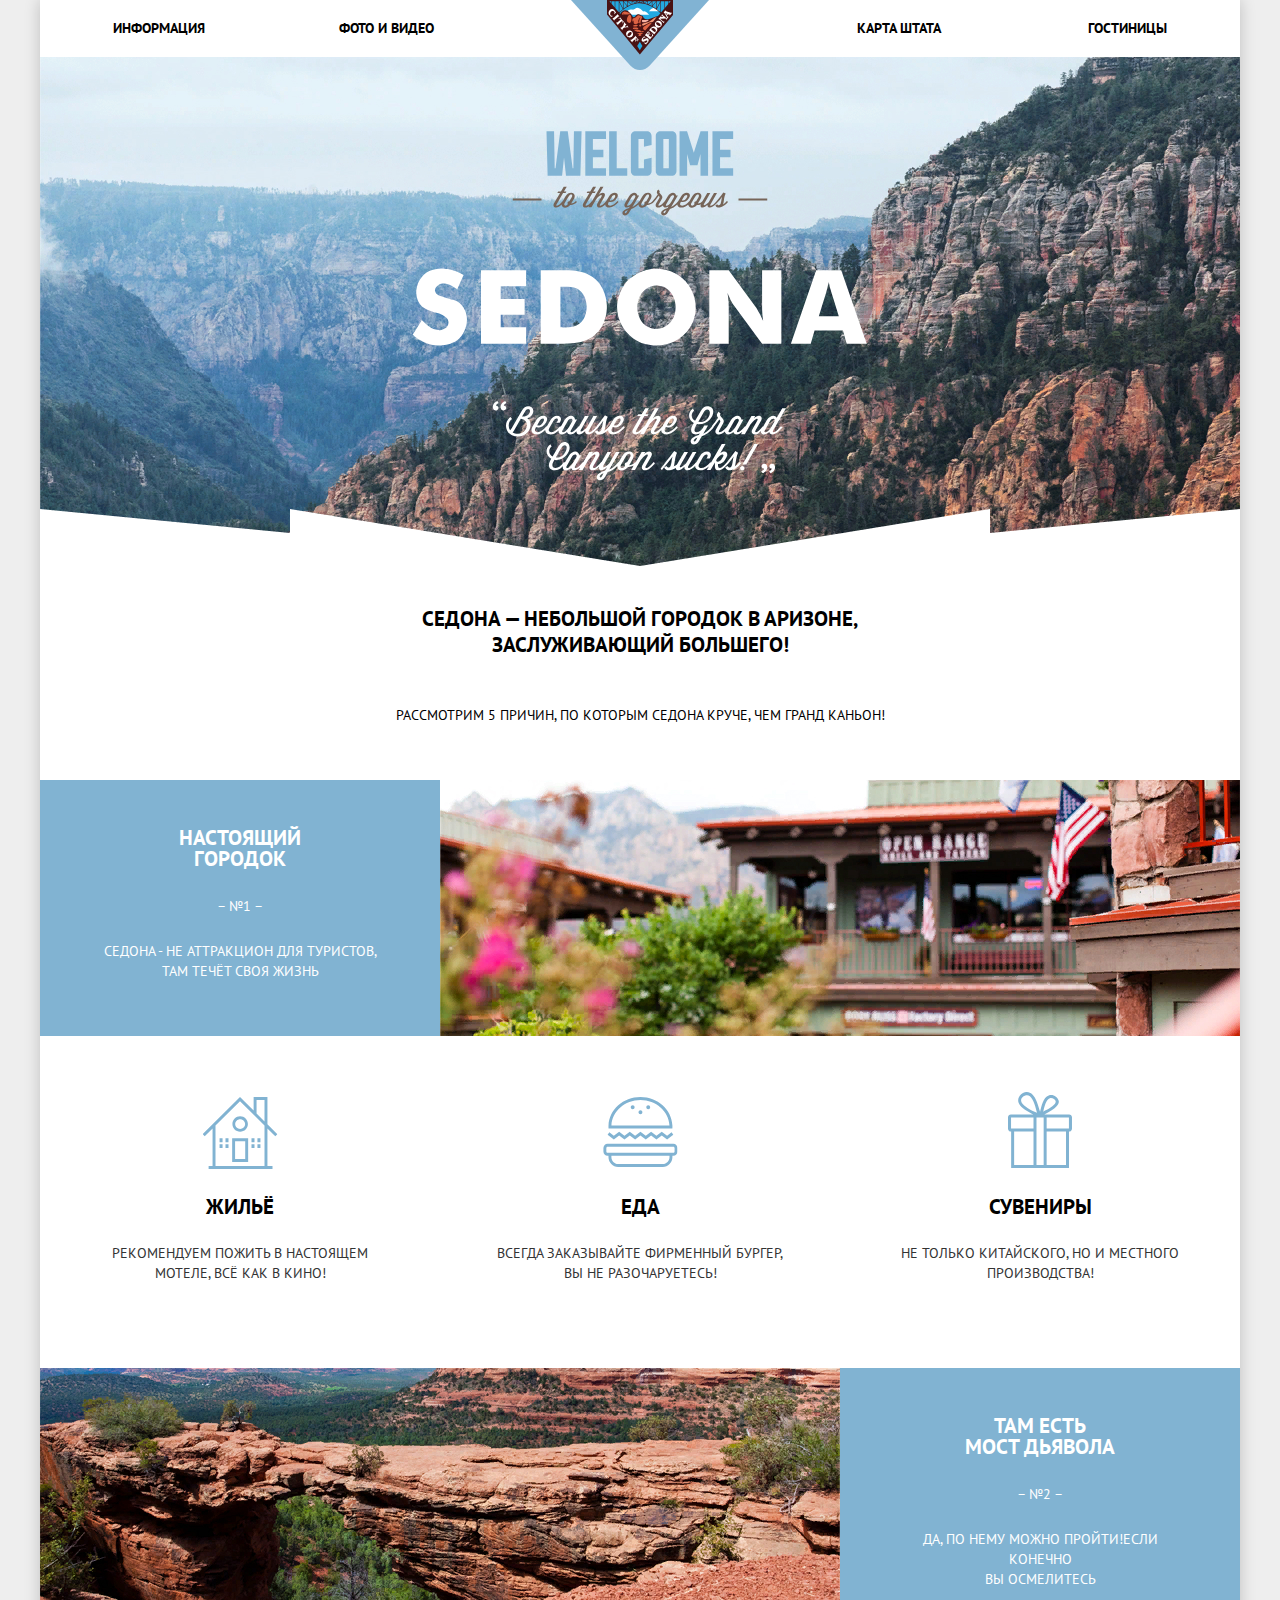
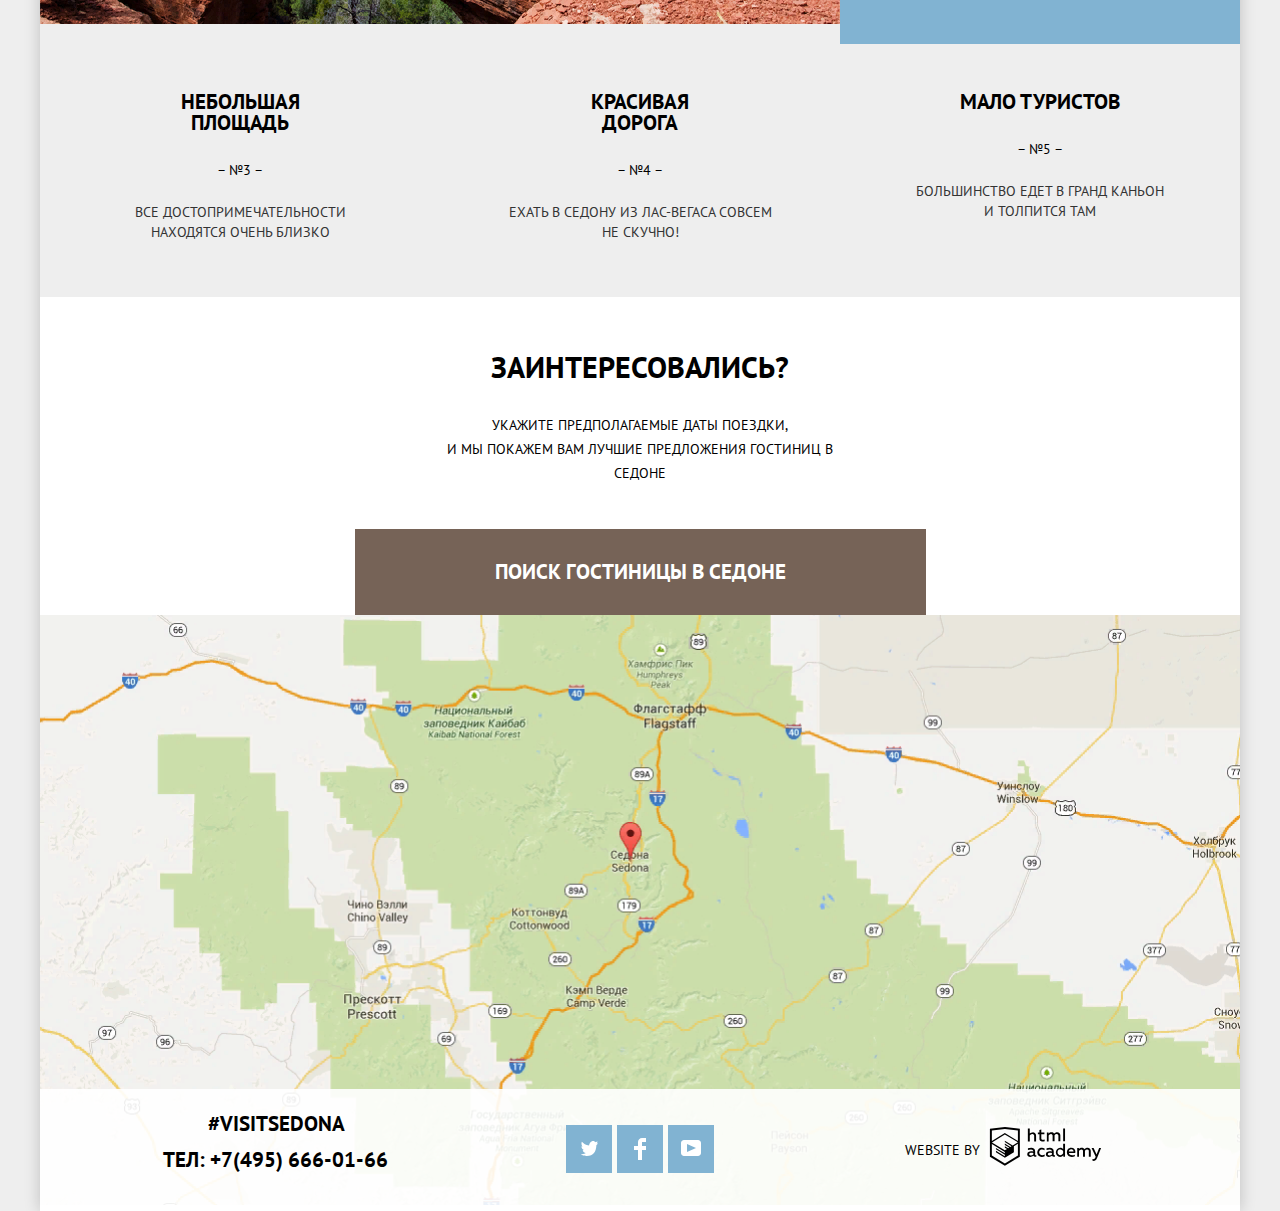
<file: index.html>
<!DOCTYPE html>
<html class="page" lang="ru">

<head>
  <meta charset="utf-8">
  <title>Седона</title>
  <link href="https://fonts.googleapis.com/css?family=PT+Sans:regular,italic,700,700italic" rel="stylesheet" />
  <link rel="stylesheet" href="css/normalize.css">
  <link rel="stylesheet" href="css/style.min.css">
</head>

<body class="page-body">
  <div class="container">
    <header class="main-header">
      <nav class="main-nav">
        <a class="logo"><img src="img/logo-sedona.svg" width="138" height="70" alt="Логотип сайта"></a>
        <ul class="main-nav-list">
          <li class="main-nav-item"><a href="">Информация</a></li>
          <li class="main-nav-item"><a href="">Фото и видео</a></li>
          <li class="main-nav-item"><a href="">Карта штата</a></li>
          <li class="main-nav-item"><a href="catalog.html">Гостиницы</a></li>
        </ul>
      </nav>
    </header>
    <main>
      <div class="intro">
        <img src="img/welcome.svg" width="456" height="350" alt="Welcome to Sedona">
      </div>
      <section class="features">
        <h1 class="features-title">Седона — небольшой городок в Аризоне,<br> заслуживающий большего!</h1>
        <p class="features-text">Рассмотрим 5 причин, по которым Седона круче, чем Гранд Каньон!</p>
        <h2 class="visually-hidden">Преимущества</h2>
        <ol class="features-list">
          <li class="features-item features-item-pic">
            <div class="features-item-wrapper">
              <h2 class="features-item-title counter">Настоящий городок</h2>
              <p>Седона - не аттракцион для туристов, там течёт своя жизнь</p>
            </div>
            <img class="features-pic" src="img/town.jpg" width="800" height="256" alt="Вид города Седона">
            <ul class="features-sublist">
              <li class="features-item features-item-house">
                <h3 class="features-item-title">Жильё</h3>
                <p>Рекомендуем пожить в настоящем мотеле, всё как в кино!</p>
              </li>
              <li class="features-item features-item-food">
                <h3 class="features-item-title">Еда</h3>
                <p>Всегда заказывайте фирменный бургер, вы не разочаруетесь!</p>
              </li>
              <li class="features-item features-item-souvenir">
                <h3 class="features-item-title">Сувениры</h3>
                <p>Не только китайского, но и местного производства!</p>
              </li>
            </ul>
          </li>
          <li class="features-item features-item-pic">
            <div class="features-item-wrapper">
              <h2 class="features-item-title counter">Там есть<br> Мост дьявола</h2>
              <p>Да, по нему можно пройти!Если конечно<br>вы осмелитесь</p>
            </div>
            <img class="features-pic" src="img/bridge.jpg" width="800" height="256" alt="Мост дьявола">
          </li>
          <li class="features-item">
            <h2 class="features-item-title counter">Небольшая площадь</h2>
            <p>Все достопримечательности<br>находятся очень близко</p>
          </li>
          <li class="features-item">
            <h2 class="features-item-title counter">Красивая дорога</h2>
            <p>Ехать в Седону из Лас-Вегаса совсем<br>не скучно!</p>
          </li>
          <li class="features-item">
            <h2 class="features-item-title counter">Мало туристов</h2>
            <p>Большинство едет в гранд каньон<br>и толпится там </p>
          </li>
        </ol>
      </section>
      <section class="search-form">
        <b class="form-headliner">Заинтересовались?</b>
        <p class="form-text">Укажите предполагаемые даты поездки,<br>
          и мы покажем вам лучшие предложения гостиниц в седоне
        </p>
        <button class="btn dark-button">Поиск гостиницы в Седоне</button>
        <form class="search-form-modal modal-show" action="https://echo.htmlacademy.ru" method="post">
          <p class="search-item">
            <label for="search-date-on">Дата заезда:</label>
            <input class="modal-input" id="search-date-on" type="text" value="24 апреля 2017">
            <button class="btn-calendar" type="button" aria-label="Выбрать дату заезда">
              <svg width="21" height="23" viewBox="0 0 21 23" xmlns="http://www.w3.org/2000/svg">
                <path fill-rule="evenodd" clip-rule="evenodd"
                  d="M16.406 3.02498H19.251C20.217 3.02498 21 3.84698 21 4.86198V21.164C21 22.179 20.217 23 19.251 23H1.75C0.784 23 0 22.179 0 21.164V4.86198C0 3.84698 0.784 3.02498 1.75 3.02498H4.593V1.64798C4.593 1.26698 4.887 0.958984 5.25 0.958984C5.612 0.958984 5.906 1.26698 5.906 1.64798V3.02498H9.844V1.64798C9.844 1.26698 10.138 0.958984 10.501 0.958984C10.862 0.958984 11.156 1.26698 11.156 1.64798V3.02498H15.094V1.64798C15.094 1.26698 15.387 0.958984 15.75 0.958984C16.112 0.958984 16.406 1.26698 16.406 1.64798V3.02498ZM19.5646 21.484C19.6466 21.3979 19.691 21.2828 19.688 21.164H19.689V4.86198C19.689 4.60898 19.493 4.40298 19.252 4.40298H16.407V5.78098C16.407 6.16198 16.113 6.46998 15.751 6.46998C15.388 6.46998 15.095 6.16198 15.095 5.78098V4.40298H11.157V5.78098C11.157 6.16198 10.863 6.46998 10.502 6.46998C10.139 6.46998 9.845 6.16198 9.845 5.78098V4.40298H5.907V5.78098C5.907 6.16198 5.613 6.46998 5.251 6.46998C4.888 6.46998 4.594 6.16198 4.594 5.78098V4.40298H1.75C1.50263 4.40953 1.30696 4.61458 1.312 4.86198V21.164C1.30696 21.4114 1.50263 21.6164 1.75 21.623H19.251C19.3698 21.6201 19.4826 21.5701 19.5646 21.484Z" />
                <path fill-rule="evenodd" clip-rule="evenodd"
                  d="M4.59399 9.2251H7.21899V11.2911H4.59399V9.2251ZM4.59399 12.6681H7.21899V14.7351H4.59399V12.6681ZM7.21899 16.1121H4.59399V18.1781H7.21899V16.1121ZM9.18799 16.1121H11.813V18.1781H9.18799V16.1121ZM11.813 12.6681H9.18799V14.7351H11.813V12.6681ZM9.18799 9.2251H11.813V11.2911H9.18799V9.2251ZM16.406 16.1121H13.781V18.1781H16.406V16.1121ZM13.781 12.6681H16.406V14.7351H13.781V12.6681ZM16.406 9.2251H13.781V11.2911H16.406V9.2251Z" />
              </svg>
            </button>
          </p>
          <p class="search-item">
            <label for="search-date-off">Дата выезда:</label>
            <input class="modal-input" id="search-date-off" type="text" value="4 июля 2017">
            <button class="btn-calendar" type="button" aria-label="Выбрать дату выезда">
              <svg width="21" height="23" viewBox="0 0 21 23" xmlns="http://www.w3.org/2000/svg">
                <path fill-rule="evenodd" clip-rule="evenodd"
                  d="M16.406 3.02498H19.251C20.217 3.02498 21 3.84698 21 4.86198V21.164C21 22.179 20.217 23 19.251 23H1.75C0.784 23 0 22.179 0 21.164V4.86198C0 3.84698 0.784 3.02498 1.75 3.02498H4.593V1.64798C4.593 1.26698 4.887 0.958984 5.25 0.958984C5.612 0.958984 5.906 1.26698 5.906 1.64798V3.02498H9.844V1.64798C9.844 1.26698 10.138 0.958984 10.501 0.958984C10.862 0.958984 11.156 1.26698 11.156 1.64798V3.02498H15.094V1.64798C15.094 1.26698 15.387 0.958984 15.75 0.958984C16.112 0.958984 16.406 1.26698 16.406 1.64798V3.02498ZM19.5646 21.484C19.6466 21.3979 19.691 21.2828 19.688 21.164H19.689V4.86198C19.689 4.60898 19.493 4.40298 19.252 4.40298H16.407V5.78098C16.407 6.16198 16.113 6.46998 15.751 6.46998C15.388 6.46998 15.095 6.16198 15.095 5.78098V4.40298H11.157V5.78098C11.157 6.16198 10.863 6.46998 10.502 6.46998C10.139 6.46998 9.845 6.16198 9.845 5.78098V4.40298H5.907V5.78098C5.907 6.16198 5.613 6.46998 5.251 6.46998C4.888 6.46998 4.594 6.16198 4.594 5.78098V4.40298H1.75C1.50263 4.40953 1.30696 4.61458 1.312 4.86198V21.164C1.30696 21.4114 1.50263 21.6164 1.75 21.623H19.251C19.3698 21.6201 19.4826 21.5701 19.5646 21.484Z" />
                <path fill-rule="evenodd" clip-rule="evenodd"
                  d="M4.59399 9.2251H7.21899V11.2911H4.59399V9.2251ZM4.59399 12.6681H7.21899V14.7351H4.59399V12.6681ZM7.21899 16.1121H4.59399V18.1781H7.21899V16.1121ZM9.18799 16.1121H11.813V18.1781H9.18799V16.1121ZM11.813 12.6681H9.18799V14.7351H11.813V12.6681ZM9.18799 9.2251H11.813V11.2911H9.18799V9.2251ZM16.406 16.1121H13.781V18.1781H16.406V16.1121ZM13.781 12.6681H16.406V14.7351H13.781V12.6681ZM16.406 9.2251H13.781V11.2911H16.406V9.2251Z" />
              </svg>
            </button>
          </p>
          <p class="search-item count">
            <label for="count-adult">Взрослые:</label>
            <button class="btn-count-minus" type="button" aria-label="уменьшить количество"></button>
            <input class="modal-input" id="count-adult" type="number" name="count-adult" value="2">
            <button class="btn-count-plus" type="button" aria-label="увеличить количество"></button>
          </p>
          <p class="search-item count child">
            <label for="count-child">Дети:</label>
            <button class="btn-count-minus" type="button" aria-label="уменьшить количество"></button>
            <input class="modal-input" id="count-child" type="number" name="count-child" value="0">
            <button class="btn-count-plus" type="button" aria-label="увеличить количество"></button>
          </p>
          <button class="btn btn-submit" type="submit">Найти</button>
        </form>
      </section>
      <div class="map">
        <img src="img/map.png" width="1200" height="590" alt="США Аризона Седона">
        <iframe
          src="https://www.google.com/maps/embed?pb=!1m18!1m12!1m3!1d52385.18050599391!2d-111.83015809272742!3d34.85437338100491!2m3!1f0!2f0!3f0!3m2!1i1024!2i768!4f13.1!3m3!1m2!1s0x872da132f942b00d%3A0x5548c523fa6c8efd!2z0KHQtdC00L7QvdCwLCDQkNGA0LjQt9C-0L3QsCA4NjMzNiwg0KHQqNCQ!5e0!3m2!1sru!2sru!4v1603083954675!5m2!1sru!2sru"
          width="600" height="450" style="border:0;" allowfullscreen="" aria-hidden="false" tabindex="0"></iframe>
      </div>
    </main>
    <footer class="main-footer main-footer-index">
      <div class="contacts">
        <p class="contacts-hashtag">#Visitsedona</p>
        <a class="contacts-text" href="tel:+74956660166">тел: +7(495) 666-01-66</a>
      </div>
      <section class="social">
        <ul class="social-list">
          <li class="social-item"><a class="social-link" href="" aria-label="Седона в Твиттере">
              <svg aria-hidden="true" role="img" width="17" height="16" viewBox="0 0 17 16"
                xmlns="http://www.w3.org/2000/svg">
                <path
                  d="M10.95 1.14409C12.635 0.648089 13.934 1.41409 14.527 2.32309C15.2 2.09209 15.858 1.84209 16.538 1.61509C16.5249 2.30145 16.2117 2.94761 15.681 3.38309C16.366 3.55309 16.985 2.89209 16.985 2.89209C16.816 3.89209 15.979 4.68009 15.422 4.91609C15.191 11.6661 12.247 16.1331 5.34498 15.9981H4.89898C4.48898 15.9981 0.734977 15.5381 0.000976562 14.1111C2.27198 14.3071 3.89398 13.6891 4.69398 12.9341C3.73398 12.6341 2.01498 12.4571 1.71498 9.98409C2.06398 10.0901 2.27898 10.2121 2.90498 10.1031C1.70498 9.24709 0.373977 8.53009 0.447977 6.33009C0.732977 6.65809 1.51498 6.86609 1.78798 6.80209C1.08498 6.56109 -0.182023 3.44209 0.893977 1.85009C2.71198 3.70409 4.62898 5.45609 8.04598 5.62309C8.25398 3.33009 9.18298 1.79309 10.95 1.14409Z" />
              </svg>
            </a></li>
          <li class="social-item"><a class="social-link social-link-facebook" href="" aria-label="Седона в Фейсбуке">
              <svg aria-hidden="true" role="img" width="12" height="22" viewBox="0 0 12 22"
                xmlns="http://www.w3.org/2000/svg">
                <path d="M12 4V0H8C5.79086 0 4 1.79086 4 4V8H0V12H4V22H8V12H12V8H8V4H12Z" />
              </svg>
            </a></li>
          <li class="social-item"><a class="social-link" href="" aria-label="Седона в Ютубе">
              <svg aria-hidden="true" role="img" width="20" height="16" viewBox="0 0 20 16"
                xmlns="http://www.w3.org/2000/svg">
                <path fill-rule="evenodd" clip-rule="evenodd"
                  d="M3 0H17C18.65 0 20 1.35 20 3V13C20 14.65 18.65 16 17 16H3C1.35 16 0 14.65 0 13V3C0 1.35 1.35 0 3 0ZM6.027 4.002V11.998L15.014 8L6.027 4.002Z" />
              </svg>
            </a></li>
        </ul>
      </section>
      <p class="copyright">
        Website by
        <a class="copyright-link" href="https://htmlacademy.ru/intensive/htmlcss" aria-label="сайт HTML Academy">
          <svg aria-hidden="true" role="img" width="115" height="41" viewBox="0 0 115 41"
            xmlns="http://www.w3.org/2000/svg">
            <path fill-rule="evenodd" clip-rule="evenodd"
              d="M15.5197 1.05737H15.3509L0 2.71895V31.4945L15.3509 40.8382L30.7018 31.4945V2.71895L15.5197 1.05737ZM77.0183 2.62185H75.0876V15.7311H77.0183V2.62185ZM40.8619 2.63264V7.76843C41.6131 6.9864 42.6386 6.5436 43.7105 6.53843C44.6823 6.47908 45.6329 6.84495 46.3253 7.54479C47.0177 8.24462 47.3866 9.21244 47.3399 10.2068V15.7634H45.367V10.4658C45.4231 9.94897 45.2754 9.43059 44.9566 9.02553C44.6377 8.62047 44.174 8.36218 43.6683 8.3079H43.3518C42.3456 8.36979 41.4321 8.9295 40.9041 9.80764V15.7634H38.8995V2.63264H40.8619ZM77.0183 31.4837H75.2775V30.0595C74.4828 31.1353 73.23 31.7538 71.9119 31.7211C69.4751 31.5528 67.5825 29.4822 67.5825 26.9845C67.5825 24.4867 69.4751 22.4162 71.9119 22.2479C73.1195 22.2052 74.2818 22.7203 75.0771 23.6505V18.3205H77.0183V31.4837ZM47.0656 30.0595C47.263 30.0515 47.4583 30.0152 47.6459 29.9516V31.3866C47.2482 31.5404 46.826 31.6172 46.4009 31.6132C45.6482 31.6769 44.9394 31.2429 44.639 30.5342C43.7036 31.31 42.5302 31.7227 41.3261 31.6995C39.733 31.6995 38.256 30.804 38.256 28.9482C38.256 26.65 40.3661 25.9379 42.1702 25.9379C42.9402 25.9505 43.707 26.0408 44.4596 26.2076V25.884C44.4596 24.805 43.6578 23.9742 42.1491 23.9742C41.0585 23.9764 39.9804 24.2116 38.9839 24.6647V22.8305C40.0678 22.451 41.204 22.2506 42.3495 22.2371C44.8394 22.2371 46.3693 23.4455 46.3693 26.1753V29.4121C46.3546 29.5668 46.401 29.721 46.4981 29.8406C46.5951 29.9601 46.7349 30.035 46.8862 30.0487H47.0656V30.0595ZM40.2711 28.8403C40.298 29.229 40.4761 29.5905 40.7655 29.844C41.055 30.0974 41.4317 30.2217 41.8115 30.189H41.9275C42.8819 30.1906 43.7973 29.8022 44.4702 29.11V27.5779C43.842 27.4414 43.2026 27.3655 42.5605 27.3513C41.5055 27.3513 40.2817 27.7074 40.2817 28.8403H40.2711ZM56.0229 22.9384C55.1962 22.4632 54.2596 22.2246 53.3115 22.2479H52.9422C51.7332 22.2873 50.5891 22.8166 49.7619 23.7192C48.9347 24.6218 48.4923 25.8236 48.5321 27.06V27.5024C48.6957 30.0004 50.805 31.8921 53.2482 31.7318C54.2519 31.7555 55.2477 31.5452 56.1601 31.1168V29.2718C55.3769 29.7215 54.4945 29.9591 53.5963 29.9624C52.5199 30.0288 51.4963 29.4793 50.9385 28.5356C50.3806 27.5918 50.3806 26.4095 50.9385 25.4658C51.4963 24.522 52.5199 23.9725 53.5963 24.039C54.461 24.0357 55.3066 24.2989 56.0229 24.7942V22.9384ZM66.1514 30.0595C66.3488 30.0515 66.5441 30.0152 66.7317 29.9516V31.3866C66.334 31.5404 65.9118 31.6172 65.4867 31.6132C64.734 31.6769 64.0252 31.2429 63.7248 30.5342C62.7894 31.31 61.616 31.7227 60.4119 31.6995C58.8188 31.6995 57.3417 30.804 57.3417 28.9482C57.3417 26.65 59.4518 25.9379 61.256 25.9379C62.0259 25.9505 62.7928 26.0408 63.5454 26.2076V25.884C63.5454 24.805 62.7436 23.9742 61.2349 23.9742C60.1443 23.9764 59.0662 24.2116 58.0697 24.6647V22.8305C59.1536 22.451 60.2897 22.2506 61.4353 22.2371C63.9252 22.2371 65.455 23.4455 65.455 26.1753V29.4121C65.4404 29.5668 65.4868 29.721 65.5838 29.8406C65.6809 29.9601 65.8207 30.035 65.972 30.0487H66.1514V30.0595ZM59.855 29.8481C59.5632 29.5943 59.3837 29.2311 59.3569 28.8403H59.378C59.378 27.7074 60.5385 27.3513 61.6569 27.3513C62.299 27.3655 62.9383 27.4414 63.5665 27.5779V29.11C62.8937 29.8022 61.9782 30.1906 61.0239 30.189H60.9078C60.5263 30.2247 60.1469 30.1019 59.855 29.8481ZM69.3271 26.9305C69.3271 25.2859 70.6308 23.9526 72.239 23.9526L72.2601 24.0066C73.4742 24.0066 74.5742 24.7382 75.0665 25.8732V28.0311C74.5856 29.1871 73.4673 29.9296 72.239 29.9084C70.6308 29.9084 69.3271 28.5752 69.3271 26.9305ZM83.3486 22.2479C86.8408 22.2479 88.0541 25.1395 87.4844 27.7397H80.922C81.1436 29.3582 82.6839 30.0163 84.2876 30.0163C85.2509 30.0196 86.2027 29.8021 87.0729 29.3797V31.1061C86.0736 31.5421 84.9939 31.7519 83.9078 31.7211C81.2385 31.7211 78.8963 30.189 78.8963 26.9521C78.8362 25.7502 79.2482 24.5736 80.0408 23.6841C80.8334 22.7945 81.9408 22.2658 83.1165 22.2155H83.3486V22.2479ZM80.8693 26.1753C80.9704 24.8237 82.1216 23.8104 83.4436 23.9095H83.4858C84.1064 23.8531 84.7196 24.08 85.1612 24.5295C85.6028 24.979 85.8275 25.6051 85.7752 26.24H80.8693V26.1753ZM89.489 31.4621V22.4961H91.2298V23.575C91.9777 22.7197 93.041 22.2229 94.1628 22.2047C95.2951 22.1328 96.3712 22.7163 96.9482 23.7153C97.7407 22.8335 98.8477 22.3161 100.018 22.2803C100.952 22.2327 101.859 22.6011 102.507 23.2901C103.154 23.9792 103.478 24.9213 103.394 25.8732V31.4837H101.39V25.9271C101.437 25.4734 101.306 25.0191 101.024 24.6647C100.743 24.3104 100.336 24.0852 99.8917 24.039H99.6174C98.7512 24.0941 97.9525 24.536 97.4335 25.2474V31.4837H95.4289V25.9271C95.4728 25.47 95.3357 25.0139 95.0481 24.6611C94.7606 24.3082 94.3467 24.088 93.8991 24.0497H93.6881C92.7466 24.1344 91.8915 24.6449 91.3564 25.4416V31.5161H89.5312L89.489 31.4621ZM113.977 22.4745H111.972L109.324 29.2718L106.306 22.4853H104.196L108.417 31.5484L108.237 32.0016C107.72 33.3611 107.003 34.0516 106.053 34.0516C105.75 34.0548 105.447 34.0112 105.156 33.9221V35.6161C105.536 35.7125 105.926 35.7632 106.317 35.7671C107.646 35.7671 108.902 35.0226 109.851 32.6813L113.977 22.4745ZM52.689 6.78658V3.54974L50.7266 4.01369V6.73264H49.144V8.49132H50.7899V12.9905C50.7231 13.817 51.0244 14.6301 51.61 15.2038C52.1955 15.7775 53.0028 16.0505 53.8073 15.9468C54.5996 15.9535 55.3875 15.8259 56.139 15.5692V13.8429C55.5727 14.0781 54.9672 14.199 54.356 14.199C53.2165 14.199 52.689 13.8105 52.689 12.6237V8.5129H55.8541V6.78658H52.689ZM58.3862 15.7526V6.75421H60.1376V7.83316C60.8811 6.97655 61.9403 6.476 63.0601 6.45211C64.1624 6.38099 65.2146 6.93142 65.8032 7.88711C66.5958 7.00534 67.7028 6.48794 68.8734 6.45211C69.8138 6.41462 70.7233 6.79859 71.364 7.50353C72.0046 8.20846 72.3126 9.16418 72.2073 10.1205V15.7418H70.2028V10.1853C70.2499 9.73151 70.1184 9.27721 69.8373 8.92287C69.5561 8.56853 69.1485 8.34334 68.7046 8.29711H68.4619C67.5957 8.35228 66.797 8.7942 66.278 9.50553V15.7418H64.2734V10.1853C64.3206 9.73151 64.1891 9.27721 63.9079 8.92287C63.6268 8.56853 63.2191 8.34334 62.7752 8.29711H62.5326C61.5911 8.38181 60.736 8.89229 60.2009 9.68895V15.7634H58.3862V15.7526ZM28.6972 30.3033L28.7078 30.2968L28.6972 30.3184V30.3033ZM28.6972 18.3205V30.3033L15.3509 38.4321L2.00459 30.3184V18.5147L15.2876 26.6068V28.0311L6.18257 22.5284V23.9418L15.3404 29.5632V31.0629L6.19312 25.4955V26.9521L15.3509 32.5734L24.5826 26.9197V20.8129L28.6972 18.3205ZM28.7078 16.7776L25.0362 18.9355L23.3482 20.0145L15.3087 15.0837V16.4971L22.156 20.7266L22.0083 20.8237L20.9532 21.4063L15.2876 17.9537V19.3995L19.761 22.1184L18.706 22.8413L15.3298 20.7913V22.2047L17.5454 23.5426L15.2982 24.9021L2.11009 16.864L15.3087 8.72869L28.7078 16.7776ZM15.2876 7.27211L28.7078 15.3534V4.56395L15.3615 3.12895L2.01514 4.56395V15.3534L15.2876 7.27211Z" />
          </svg>
        </a>
      </p>
    </footer>
  </div>
  <script src="js/search-form-modal.min.js"></script>
</body>

</html>
</file>
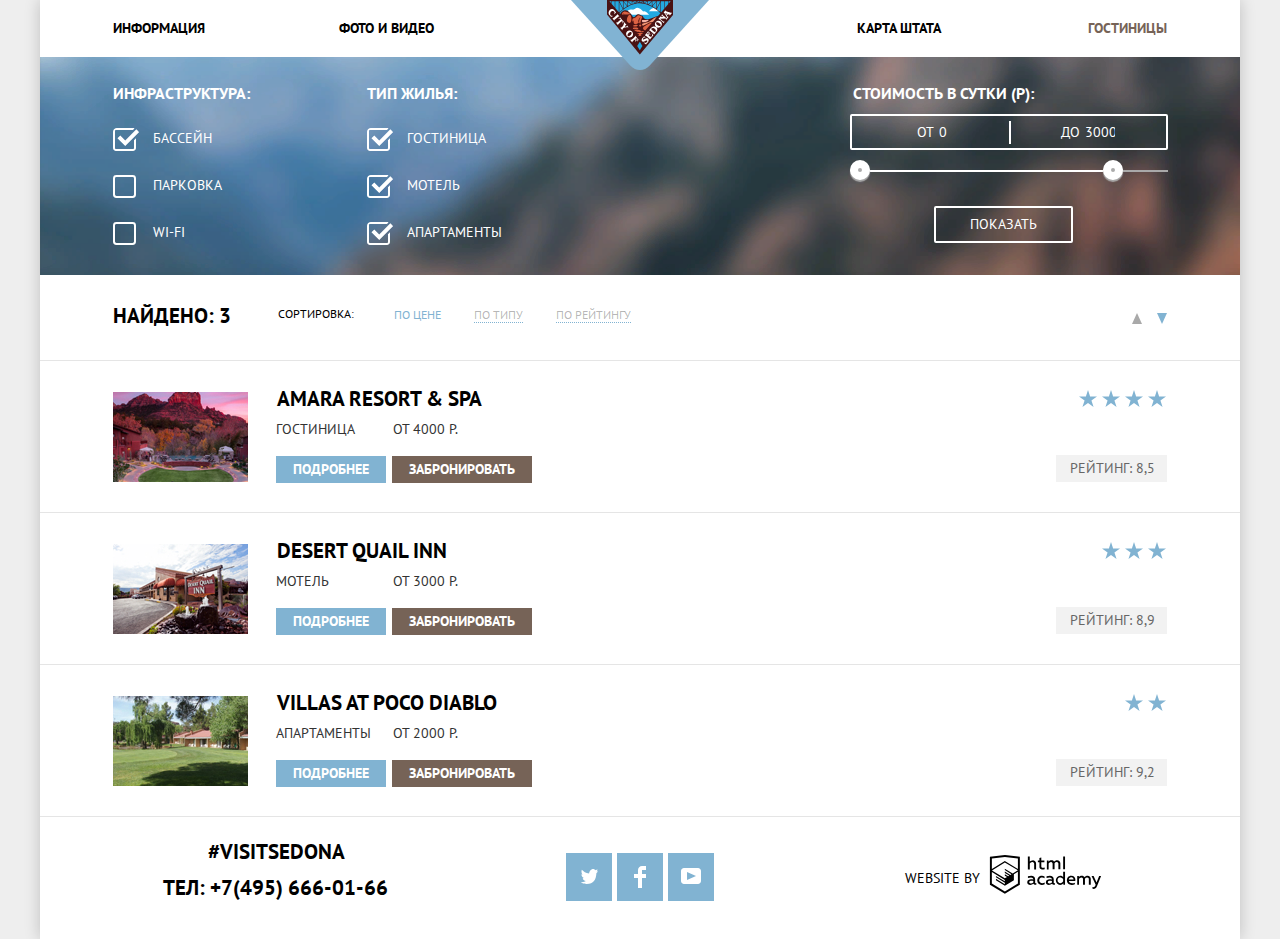
<file: catalog.html>
<!DOCTYPE html>
<html lang="ru">

<head>
  <meta charset="utf-8">
  <title>Седона</title>
  <link href="https://fonts.googleapis.com/css?family=PT+Sans:regular,italic,700,700italic" rel="stylesheet" />
  <link rel="stylesheet" href="css/normalize.css">
  <link rel="stylesheet" href="css/style.min.css">
</head>

<body class="page-body">
  <div class="container">
    <header class="main-header">
      <nav class="main-nav">
        <a class="logo" href="index.html"><img src="img/logo-sedona.svg" width="138" height="70"
            alt="Логотип сайта"></a>
        <ul class="main-nav-list">
          <li class="main-nav-item"><a href="">Информация</a></li>
          <li class="main-nav-item"><a href="">Фото и видео</a></li>
          <li class="main-nav-item"><a href="">Карта штата</a></li>
          <li class="main-nav-item main-nav-item-active"><a>Гостиницы</a></li>
        </ul>
      </nav>
    </header>
    <main>
      <h1 class="visually-hidden">Поиск гостиницы в Седоне</h1>
      <section>
        <form class="catalog-filter" action="https://echo.htmlacademy.ru" method="post">
          <fieldset class="catalog-filter-column">
            <legend class="catalog-filter-title">Инфраструктура:</legend>
            <input class="catalog-filter-checkbox visually-hidden" id="pool" type="checkbox" checked>
            <label for="pool">Бассейн</label>
            <input class="catalog-filter-checkbox visually-hidden" id="parking" type="checkbox">
            <label for="parking">Парковка</label>
            <input class="catalog-filter-checkbox visually-hidden" id="wi-fi" type="checkbox">
            <label for="wi-fi">Wi-fi</label>
          </fieldset>
          <fieldset class="catalog-filter-column">
            <legend class="catalog-filter-title">Тип жилья:</legend>
            <input class="catalog-filter-checkbox visually-hidden" id="hotel" type="checkbox" checked>
            <label for="hotel">Гостиница</label>
            <input class="catalog-filter-checkbox visually-hidden" id="motel" type="checkbox" checked>
            <label for="motel">Мотель</label>
            <input class="catalog-filter-checkbox visually-hidden" id="apartments" type="checkbox" checked>
            <label for="apartments">Апартаменты</label>
          </fieldset>
          <fieldset class="catalog-filter-column-price">
            <legend class="catalog-filter-title">Стоимость в сутки (Р):</legend>
            <div class="price-controls">
              <label class="min-price">от<input type="number" name="min-price" value="0">
              </label>
              <label class="max-price">до<input type="number" name="max-price" value="3000">
              </label>
            </div>
            <div class="range-controls">
              <div class="scale">
                <div class="bar"></div>
              </div>
              <div class="toggle toggle-min" tabindex="0"></div>
              <div class="toggle toggle-max" tabindex="0"></div>
            </div>
            <button class="filter-btn" type="submit">Показать</button>
          </fieldset>
        </form>
      </section>
      <div class="sorting">
        <div class="options">
          <b>Найдено: 3</b>
          <p>Сортировка:</p>
          <ul class="sorting-list">
            <li class="sorting-item"><a class="filter-sorting active" href="">По цене</a></li>
            <li class="sorting-item"><a class="filter-sorting" href="">По типу</a></li>
            <li class="sorting-item"><a class="filter-sorting" href="">По рейтингу</a></li>
          </ul>
        </div>
        <div class="sort-order">
          <a class="range-sorting" href="" aria-label="Сортировка от меньшего к большему"></a>
          <a class="range-sorting active-sorting" href="" aria-label="Сортировка от большего к меньшему"></a>
        </div>
      </div>
      <section>
        <div class="hotel-item">
          <div class="hotel-item-image">
            <a href=""><img src="img/catalog-img-1.jpg" width="135" height="90" alt="Amara Resort & Spa"></a>
            <div class="hotel-item-info">
              <h2 class="hotel-item-title"><a href="">Amara Resort & Spa</a></h2>
              <p>Гостиница</p>
              <p>от 4000 р.</p>
              <a class="btn" href="">Подробнее</a>
              <a class="btn hotel-item-btn" href="">Забронировать</a>
            </div>
          </div>
          <div class="hotel-item-rating">
            <span class="four-stars">4 звезды</span>
            <p>Рейтинг: 8,5</p>
          </div>
        </div>
        <div class="hotel-item">
          <div class="hotel-item-image">
            <a href=""><img src="img/catalog-img-2.jpg" width="135" height="90" alt="Desert Quail Inn"></a>
            <div class="hotel-item-info">
              <h2 class="hotel-item-title"><a href="">Desert Quail Inn</a></h2>
              <p>Мотель</p>
              <p>от 3000 р.</p>
              <a class="btn" href="">Подробнее</a>
              <a class="btn hotel-item-btn" href="">Забронировать</a>
            </div>
          </div>
          <div class="hotel-item-rating">
            <span class="three-stars">3 звезды</span>
            <p>Рейтинг: 8,9</p>
          </div>
        </div>
        <div class="hotel-item">
          <div class="hotel-item-image">
            <a href=""><img src="img/catalog-img-3.jpg" width="135" height="90" alt="Villas at Poco Diablo"></a>
            <div class="hotel-item-info">
              <h2 class="hotel-item-title"><a href="">Villas at Poco Diablo</a></h2>
              <p>Апартаменты</p>
              <p>от 2000 р.</p>
              <a class="btn" href="">Подробнее</a>
              <a class="btn hotel-item-btn" href="">Забронировать</a>
            </div>
          </div>
          <div class="hotel-item-rating">
            <span class="two-stars">2 звезды</span>
            <p>Рейтинг: 9,2</p>
          </div>
        </div>
      </section>
    </main>
    <footer class="main-footer">
      <div class="contacts">
        <p class="contacts-hashtag">#Visitsedona</p>
        <a class="contacts-text" href="tel:+74956660166">тел: +7(495) 666-01-66</a>
      </div>
      <section class="social">
        <ul class="social-list">
          <li class="social-item"><a class="social-link" href="" aria-label="Седона в Твиттере">
              <svg aria-hidden="true" role="img" width="17" height="16" viewBox="0 0 17 16"
                xmlns="http://www.w3.org/2000/svg">
                <path
                  d="M10.95 1.14409C12.635 0.648089 13.934 1.41409 14.527 2.32309C15.2 2.09209 15.858 1.84209 16.538 1.61509C16.5249 2.30145 16.2117 2.94761 15.681 3.38309C16.366 3.55309 16.985 2.89209 16.985 2.89209C16.816 3.89209 15.979 4.68009 15.422 4.91609C15.191 11.6661 12.247 16.1331 5.34498 15.9981H4.89898C4.48898 15.9981 0.734977 15.5381 0.000976562 14.1111C2.27198 14.3071 3.89398 13.6891 4.69398 12.9341C3.73398 12.6341 2.01498 12.4571 1.71498 9.98409C2.06398 10.0901 2.27898 10.2121 2.90498 10.1031C1.70498 9.24709 0.373977 8.53009 0.447977 6.33009C0.732977 6.65809 1.51498 6.86609 1.78798 6.80209C1.08498 6.56109 -0.182023 3.44209 0.893977 1.85009C2.71198 3.70409 4.62898 5.45609 8.04598 5.62309C8.25398 3.33009 9.18298 1.79309 10.95 1.14409Z" />
              </svg>
            </a></li>
          <li class="social-item"><a class="social-link social-link-facebook" href="" aria-label="Седона в Фейсбуке">
              <svg aria-hidden="true" role="img" width="12" height="22" viewBox="0 0 12 22"
                xmlns="http://www.w3.org/2000/svg">
                <path d="M12 4V0H8C5.79086 0 4 1.79086 4 4V8H0V12H4V22H8V12H12V8H8V4H12Z" />
              </svg>
            </a></li>
          <li class="social-item"><a class="social-link" href="" aria-label="Седона в Ютубе">
              <svg aria-hidden="true" role="img" width="20" height="16" viewBox="0 0 20 16"
                xmlns="http://www.w3.org/2000/svg">
                <path fill-rule="evenodd" clip-rule="evenodd"
                  d="M3 0H17C18.65 0 20 1.35 20 3V13C20 14.65 18.65 16 17 16H3C1.35 16 0 14.65 0 13V3C0 1.35 1.35 0 3 0ZM6.027 4.002V11.998L15.014 8L6.027 4.002Z" />
              </svg>
            </a></li>
        </ul>
      </section>
      <p class="copyright">
        Website by
        <a class="copyright-link" href="https://htmlacademy.ru/intensive/htmlcss" aria-label="сайт HTML Academy">
          <svg aria-hidden="true" role="img" width="115" height="41" viewBox="0 0 115 41"
            xmlns="http://www.w3.org/2000/svg">
            <path fill-rule="evenodd" clip-rule="evenodd"
              d="M15.5197 1.05737H15.3509L0 2.71895V31.4945L15.3509 40.8382L30.7018 31.4945V2.71895L15.5197 1.05737ZM77.0183 2.62185H75.0876V15.7311H77.0183V2.62185ZM40.8619 2.63264V7.76843C41.6131 6.9864 42.6386 6.5436 43.7105 6.53843C44.6823 6.47908 45.6329 6.84495 46.3253 7.54479C47.0177 8.24462 47.3866 9.21244 47.3399 10.2068V15.7634H45.367V10.4658C45.4231 9.94897 45.2754 9.43059 44.9566 9.02553C44.6377 8.62047 44.174 8.36218 43.6683 8.3079H43.3518C42.3456 8.36979 41.4321 8.9295 40.9041 9.80764V15.7634H38.8995V2.63264H40.8619ZM77.0183 31.4837H75.2775V30.0595C74.4828 31.1353 73.23 31.7538 71.9119 31.7211C69.4751 31.5528 67.5825 29.4822 67.5825 26.9845C67.5825 24.4867 69.4751 22.4162 71.9119 22.2479C73.1195 22.2052 74.2818 22.7203 75.0771 23.6505V18.3205H77.0183V31.4837ZM47.0656 30.0595C47.263 30.0515 47.4583 30.0152 47.6459 29.9516V31.3866C47.2482 31.5404 46.826 31.6172 46.4009 31.6132C45.6482 31.6769 44.9394 31.2429 44.639 30.5342C43.7036 31.31 42.5302 31.7227 41.3261 31.6995C39.733 31.6995 38.256 30.804 38.256 28.9482C38.256 26.65 40.3661 25.9379 42.1702 25.9379C42.9402 25.9505 43.707 26.0408 44.4596 26.2076V25.884C44.4596 24.805 43.6578 23.9742 42.1491 23.9742C41.0585 23.9764 39.9804 24.2116 38.9839 24.6647V22.8305C40.0678 22.451 41.204 22.2506 42.3495 22.2371C44.8394 22.2371 46.3693 23.4455 46.3693 26.1753V29.4121C46.3546 29.5668 46.401 29.721 46.4981 29.8406C46.5951 29.9601 46.7349 30.035 46.8862 30.0487H47.0656V30.0595ZM40.2711 28.8403C40.298 29.229 40.4761 29.5905 40.7655 29.844C41.055 30.0974 41.4317 30.2217 41.8115 30.189H41.9275C42.8819 30.1906 43.7973 29.8022 44.4702 29.11V27.5779C43.842 27.4414 43.2026 27.3655 42.5605 27.3513C41.5055 27.3513 40.2817 27.7074 40.2817 28.8403H40.2711ZM56.0229 22.9384C55.1962 22.4632 54.2596 22.2246 53.3115 22.2479H52.9422C51.7332 22.2873 50.5891 22.8166 49.7619 23.7192C48.9347 24.6218 48.4923 25.8236 48.5321 27.06V27.5024C48.6957 30.0004 50.805 31.8921 53.2482 31.7318C54.2519 31.7555 55.2477 31.5452 56.1601 31.1168V29.2718C55.3769 29.7215 54.4945 29.9591 53.5963 29.9624C52.5199 30.0288 51.4963 29.4793 50.9385 28.5356C50.3806 27.5918 50.3806 26.4095 50.9385 25.4658C51.4963 24.522 52.5199 23.9725 53.5963 24.039C54.461 24.0357 55.3066 24.2989 56.0229 24.7942V22.9384ZM66.1514 30.0595C66.3488 30.0515 66.5441 30.0152 66.7317 29.9516V31.3866C66.334 31.5404 65.9118 31.6172 65.4867 31.6132C64.734 31.6769 64.0252 31.2429 63.7248 30.5342C62.7894 31.31 61.616 31.7227 60.4119 31.6995C58.8188 31.6995 57.3417 30.804 57.3417 28.9482C57.3417 26.65 59.4518 25.9379 61.256 25.9379C62.0259 25.9505 62.7928 26.0408 63.5454 26.2076V25.884C63.5454 24.805 62.7436 23.9742 61.2349 23.9742C60.1443 23.9764 59.0662 24.2116 58.0697 24.6647V22.8305C59.1536 22.451 60.2897 22.2506 61.4353 22.2371C63.9252 22.2371 65.455 23.4455 65.455 26.1753V29.4121C65.4404 29.5668 65.4868 29.721 65.5838 29.8406C65.6809 29.9601 65.8207 30.035 65.972 30.0487H66.1514V30.0595ZM59.855 29.8481C59.5632 29.5943 59.3837 29.2311 59.3569 28.8403H59.378C59.378 27.7074 60.5385 27.3513 61.6569 27.3513C62.299 27.3655 62.9383 27.4414 63.5665 27.5779V29.11C62.8937 29.8022 61.9782 30.1906 61.0239 30.189H60.9078C60.5263 30.2247 60.1469 30.1019 59.855 29.8481ZM69.3271 26.9305C69.3271 25.2859 70.6308 23.9526 72.239 23.9526L72.2601 24.0066C73.4742 24.0066 74.5742 24.7382 75.0665 25.8732V28.0311C74.5856 29.1871 73.4673 29.9296 72.239 29.9084C70.6308 29.9084 69.3271 28.5752 69.3271 26.9305ZM83.3486 22.2479C86.8408 22.2479 88.0541 25.1395 87.4844 27.7397H80.922C81.1436 29.3582 82.6839 30.0163 84.2876 30.0163C85.2509 30.0196 86.2027 29.8021 87.0729 29.3797V31.1061C86.0736 31.5421 84.9939 31.7519 83.9078 31.7211C81.2385 31.7211 78.8963 30.189 78.8963 26.9521C78.8362 25.7502 79.2482 24.5736 80.0408 23.6841C80.8334 22.7945 81.9408 22.2658 83.1165 22.2155H83.3486V22.2479ZM80.8693 26.1753C80.9704 24.8237 82.1216 23.8104 83.4436 23.9095H83.4858C84.1064 23.8531 84.7196 24.08 85.1612 24.5295C85.6028 24.979 85.8275 25.6051 85.7752 26.24H80.8693V26.1753ZM89.489 31.4621V22.4961H91.2298V23.575C91.9777 22.7197 93.041 22.2229 94.1628 22.2047C95.2951 22.1328 96.3712 22.7163 96.9482 23.7153C97.7407 22.8335 98.8477 22.3161 100.018 22.2803C100.952 22.2327 101.859 22.6011 102.507 23.2901C103.154 23.9792 103.478 24.9213 103.394 25.8732V31.4837H101.39V25.9271C101.437 25.4734 101.306 25.0191 101.024 24.6647C100.743 24.3104 100.336 24.0852 99.8917 24.039H99.6174C98.7512 24.0941 97.9525 24.536 97.4335 25.2474V31.4837H95.4289V25.9271C95.4728 25.47 95.3357 25.0139 95.0481 24.6611C94.7606 24.3082 94.3467 24.088 93.8991 24.0497H93.6881C92.7466 24.1344 91.8915 24.6449 91.3564 25.4416V31.5161H89.5312L89.489 31.4621ZM113.977 22.4745H111.972L109.324 29.2718L106.306 22.4853H104.196L108.417 31.5484L108.237 32.0016C107.72 33.3611 107.003 34.0516 106.053 34.0516C105.75 34.0548 105.447 34.0112 105.156 33.9221V35.6161C105.536 35.7125 105.926 35.7632 106.317 35.7671C107.646 35.7671 108.902 35.0226 109.851 32.6813L113.977 22.4745ZM52.689 6.78658V3.54974L50.7266 4.01369V6.73264H49.144V8.49132H50.7899V12.9905C50.7231 13.817 51.0244 14.6301 51.61 15.2038C52.1955 15.7775 53.0028 16.0505 53.8073 15.9468C54.5996 15.9535 55.3875 15.8259 56.139 15.5692V13.8429C55.5727 14.0781 54.9672 14.199 54.356 14.199C53.2165 14.199 52.689 13.8105 52.689 12.6237V8.5129H55.8541V6.78658H52.689ZM58.3862 15.7526V6.75421H60.1376V7.83316C60.8811 6.97655 61.9403 6.476 63.0601 6.45211C64.1624 6.38099 65.2146 6.93142 65.8032 7.88711C66.5958 7.00534 67.7028 6.48794 68.8734 6.45211C69.8138 6.41462 70.7233 6.79859 71.364 7.50353C72.0046 8.20846 72.3126 9.16418 72.2073 10.1205V15.7418H70.2028V10.1853C70.2499 9.73151 70.1184 9.27721 69.8373 8.92287C69.5561 8.56853 69.1485 8.34334 68.7046 8.29711H68.4619C67.5957 8.35228 66.797 8.7942 66.278 9.50553V15.7418H64.2734V10.1853C64.3206 9.73151 64.1891 9.27721 63.9079 8.92287C63.6268 8.56853 63.2191 8.34334 62.7752 8.29711H62.5326C61.5911 8.38181 60.736 8.89229 60.2009 9.68895V15.7634H58.3862V15.7526ZM28.6972 30.3033L28.7078 30.2968L28.6972 30.3184V30.3033ZM28.6972 18.3205V30.3033L15.3509 38.4321L2.00459 30.3184V18.5147L15.2876 26.6068V28.0311L6.18257 22.5284V23.9418L15.3404 29.5632V31.0629L6.19312 25.4955V26.9521L15.3509 32.5734L24.5826 26.9197V20.8129L28.6972 18.3205ZM28.7078 16.7776L25.0362 18.9355L23.3482 20.0145L15.3087 15.0837V16.4971L22.156 20.7266L22.0083 20.8237L20.9532 21.4063L15.2876 17.9537V19.3995L19.761 22.1184L18.706 22.8413L15.3298 20.7913V22.2047L17.5454 23.5426L15.2982 24.9021L2.11009 16.864L15.3087 8.72869L28.7078 16.7776ZM15.2876 7.27211L28.7078 15.3534V4.56395L15.3615 3.12895L2.01514 4.56395V15.3534L15.2876 7.27211Z" />
          </svg>
        </a>
      </p>
    </footer>
  </div>
</body>

</html>
</file>
<file: css/style.min.css>
@-webkit-keyframes bounce{0%{height:0;opacity:0}to{height:100%;opacity:1}}@keyframes bounce{0%{height:0;opacity:0}to{height:100%;opacity:1}}@-webkit-keyframes shake{10%,30%,50%,70%,90%{transform:translateX(-10px)}20%,40%,60%,80%{transform:translateX(10px)}}@keyframes shake{10%,30%,50%,70%,90%{transform:translateX(-10px)}20%,40%,60%,80%{transform:translateX(10px)}}:root{--white: #ffffff;--black: #000000;--secondary-color-text: #333333;--main-color: #81B3D2;--main-hover: #669EC0;--main-active: #5496BD;--secondary-background: #EEEEEE;--form-input-border: #E5E5E5;--form-text-hover: #EBEBEB;--index-shadow: #F2F2F2;--secondary-btn-color: #766357;--secondary-btn-hover: #604E43;--secondary-active: #503E33;--footer: rgba(255, 255, 255, 0.9);--active-complementary: rgba(255, 255, 255, 0.3);--active: rgba(0, 0, 0, 0.3);--shadow:  rgba(0, 1, 1, 0.2);--modal-shadow: rgba(0, 1, 1, 0.15);--complementary: #666666;--form-btn-nmbr: #A9A9A9;--modal-error: red;--toggle: #ababab}.btn,body{text-transform:uppercase}body{min-width:1200px;margin:0 auto;font-family:"PT Sans",Arial,sans-serif;font-size:14px;line-height:21px;text-align:center;color:var(--black);background-color:var(--secondary-background)}.page-body a{text-decoration:none}.btn{color:var(--white);background-color:var(--main-color);font-weight:700}.btn:hover{background-color:var(--main-hover)}.btn:active{color:var(--active-complementary);background-color:var(--main-active)}.page{height:100%}.container{margin:0 auto;width:1200px;min-height:100%;display:grid;grid-template-rows:-webkit-min-content 1fr -webkit-min-content;grid-template-rows:min-content 1fr min-content;box-shadow:0 0 15px 0 var(--shadow);background-color:var(--white);position:relative}.features-item-pic{display:flex;flex-wrap:wrap;width:100%;grid-column:1/4}.features-pic{width:66.6667%}.features-item-pic:nth-of-type(even){flex-direction:row-reverse}.main-header{position:relative}.logo{position:absolute;top:0;left:50%;transform:translateX(-50%);z-index:2}.main-nav-list{display:flex;flex-wrap:wrap;list-style:none;padding:0 73px;margin:0}.main-nav-item{text-align:start;font-weight:700;padding:18px 0;width:20%;box-sizing:border-box}.main-nav-item:nth-child(3){margin-left:20%;padding-right:15px;text-align:right}.main-nav-item:nth-child(4){text-align:right}.main-nav-item:nth-child(2){padding-left:15px}.main-nav-item a{color:var(--black)}.main-nav-item a:hover{color:var(--main-hover)}.main-nav-item a:active{color:var(--secondary-background)}.intro{position:relative;padding-top:74px;background-image:url(../img/into-bg.jpg);background-repeat:no-repeat;background-color:var(--main-color);background-size:cover;height:435px}.intro::after{content:"";display:block;position:absolute;bottom:0;width:100%;height:57px;background-image:url(../img/intro-background-mask.png)}.intro img{margin:0 auto}.features-text{margin:47px auto 54px}.features-title{font-weight:700;font-size:21px;line-height:26px;color:var(--black);margin:40px auto 10px;width:470px}.features-text{width:519px}.features-item p{line-height:20px;color:var(--secondary-color-text);margin-top:16px;margin-bottom:55px;padding-right:50px;padding-left:50px}.features-item-wrapper .features-item p{margin-top:12px}.features-list{display:grid;grid-template-columns:1fr 1fr 1fr;background-color:var(--secondary-background);padding:0;margin:0;list-style:none;counter-reset:ourCounter}.features-item-wrapper{width:33.3334%;color:var(--white);background-color:var(--main-color);display:flex;flex-wrap:wrap;justify-content:center}.features-item-title{font-size:21px;margin-top:47px;margin-bottom:3px;padding-right:120px;padding-left:120px;padding-bottom:5px}.counter::after{counter-increment:ourCounter;content:"– №" counter(ourCounter) " –";display:block;padding-top:27px;text-align:center;font-weight:400;font-size:14px;line-height:21px}.features-sublist{list-style:none;padding:95px 0 61px;margin:0;background-color:var(--white);display:grid;grid-template-columns:1fr 1fr 1fr;grid-column:1/4}.features-sublist .features-item,.search-form{position:relative}.features-sublist .features-item-title{margin-top:65px}.features-sublist p{margin-top:21px;margin-bottom:14px;padding-bottom:10px}.features-sublist .features-item::before{content:"";position:absolute;background-repeat:no-repeat;width:75px}.features-item-food::before,.features-item-house::before{top:-34px;left:50%;transform:translateX(-50%)}.features-item-house::before{content:"";background-image:url(../img/house.svg);height:72px}.features-item-food::before{content:"";background-image:url(../img/food.svg);height:70px}.features-item-souvenir::before{content:"";background-image:url(../img/souvenir.svg);height:77px;top:-40px;left:42%}.features-item-wrapper p{color:var(--white)}.search-form{padding-top:58px}.form-headliner{font-size:30px;line-height:24px}.form-text{width:435px;line-height:24px;margin:29px auto auto;padding-bottom:44px}.dark-button{font-size:21px;line-height:26px;background-color:var(--secondary-btn-color);padding:30px 140px;border:0}.dark-button:hover{background-color:var(--secondary-btn-hover)}.dark-button:active{background-color:var(--secondary-active);color:var(--active-complementary)}.search-form-modal{width:460px;position:absolute;left:50%;top:100%;margin-left:-285px;background-color:var(--white);box-shadow:0 7px 15px var(--modal-shadow);padding:53px 55px 56px;display:flex;flex-wrap:wrap;justify-content:space-between;z-index:-1}.modal-show{z-index:3;-webkit-animation-name:bounce;animation-name:bounce;-webkit-animation-duration:.5s;animation-duration:.5s;-webkit-animation-timing-function:linear;animation-timing-function:linear}.modal-error{-webkit-animation:shake .6s;animation:shake .6s}.search-item{font-weight:700;line-height:26px;margin-top:0;margin-bottom:29px;display:flex;align-items:center;width:100%;position:relative}.btn-calendar{top:0;right:0;height:100%;border:0;position:absolute;padding:9px;cursor:pointer}.btn-calendar svg{fill:var(--form-btn-nmbr)}.btn-calendar svg:hover{fill:var(--black)}.btn-calendar svg:active{fill:var(--main-color)}.search-item label{flex-shrink:0;padding-right:25px}.search-item:nth-child(2) label{padding-right:22px}.modal-input{font-weight:700;text-transform:uppercase;padding-left:10px;width:100%;height:39px;background-color:var(--index-shadow);border:2px solid transparent;box-sizing:border-box}.input-error{border:1px solid var(--modal-error)}.modal-input:hover{background-color:var(--form-text-hover)}.modal-input:focus{border:2px solid var(--form-input-border);background-color:var(--white)}.count,.count input{width:223px;text-align:center;padding:0}.count input{width:60px;height:36px}.btn-count-minus,.btn-count-plus{height:36px;width:28px;border:0}.count label{padding-right:41px}.child label{padding-left:42px;padding-right:20px}.btn-count-minus{margin-left:auto;padding-left:13px}.btn-count-plus{padding-left:3px}.btn-count-minus::before,.btn-count-plus::after,.btn-count-plus::before{content:"";display:block;position:absolute;height:3px;width:12px;background:var(--form-btn-nmbr)}.btn-count-plus::after{transform:rotate(90deg)}.btn-count-minus:hover::before,.btn-count-plus:hover::after,.btn-count-plus:hover::before{background:var(--black)}.btn-count-minus:active::before,.btn-count-plus:active::after,.btn-count-plus:active::before{background:var(--main-color)}.search-form-modal .btn{font-weight:700;font-size:21px;line-height:26px;width:458px;height:58px;border:0;padding:0;margin:28px auto auto}.map{position:relative}.map iframe,.map img{width:100%}.map iframe{height:590px;border:0;z-index:2;position:relative}.map img{z-index:0;top:0;left:0;position:absolute}.main-footer{background-color:var(--white);display:grid;grid-template-columns:1fr -webkit-max-content 1fr;grid-template-columns:1fr max-content 1fr;padding:0 73px;box-sizing:border-box}.main-footer-index{width:100%;position:absolute;bottom:0;z-index:3;background-color:var(--footer)}.contacts,.contacts-text{font-weight:700;color:var(--black);font-size:21px;line-height:26px}.contacts{margin-right:100px;margin-top:22px}.contacts-text{margin-right:3px}.contacts-hashtag{margin:0 0 10px}.copyright{vertical-align:bottom;text-align:center;font-size:14px;line-height:26px;margin-top:37px;margin-bottom:0;margin-left:165px;padding-bottom:37px;display:flex;align-items:center}.copyright a{margin-left:9px}.copyright svg{fill:var(--black);width:114px;height:40px}.copyright svg:hover{fill:var(--main-hover)}.copyright svg:active,.social-link svg:active{fill:var(--active)}.social{margin-top:36px}.social-list{list-style:none;padding:0;margin:0;display:flex;flex-wrap:wrap;justify-content:center;width:200px}.social-link{display:block;width:46px;height:48px;background-color:var(--main-color);color:var(--white);background-repeat:no-repeat;background-position:center;font-size:0;margin-bottom:5px}.social-item:not(:last-child){margin-right:5px}.social-link svg{fill:var(--white);padding-top:15px}.social-link-facebook svg{padding-top:13px}.social-link:hover{background-color:var(--main-hover)}.social-link:active{background-color:var(--main-active)}.visually-hidden{position:absolute;width:1px;height:1px;margin:-1px;border:0;padding:0;white-space:nowrap;-webkit-clip-path:inset(100%);clip-path:inset(100%);clip:rect(0 0 0 0);overflow:hidden}.hotel-item,.sorting{display:grid;grid-template-columns:1fr -webkit-min-content;grid-template-columns:1fr min-content;background-color:var(--white);border-bottom:1px solid var(--form-input-border)}.hotel-item{padding:26px 73px 24px}.hotel-item-image{display:flex;align-items:flex-start}.hotel-item-image img{margin-right:28px}.hotel-item-image a{margin-top:5px}.hotel-item-title{margin:1px 1px 0;padding:0;text-align:start}.main-nav-item-active a{color:var(--secondary-btn-color)}.hotel-item-title a{color:var(--black)}.hotel-item-title a:hover{color:var(--main-color)}.hotel-item-title a:active{color:var(--active)}.hotel-item-info{display:flex;flex-wrap:wrap;width:260px;color:var(--secondary-color-text)}.hotel-item-info p{width:45%;text-align:start;margin-top:10px;margin-bottom:14px}.hotel-item-info .btn{padding:3px 17px;margin-top:2px;margin-bottom:2px}.hotel-item-btn{background-color:var(--secondary-btn-color);margin-left:6px}.hotel-item-btn:hover{background-color:var(--secondary-btn-hover)}.hotel-item-btn:active{background-color:var(--secondary-active)}.hotel-item-rating{display:flex;justify-content:flex-end;align-items:center;flex-wrap:wrap;width:111px}.hotel-item-rating p{color:var(--complementary);background-color:var(--index-shadow);width:100%;padding:3px 12px 3px 7px;margin:5px 0;text-align:end}.hotel-item-rating span{display:inline-block;font-size:0;vertical-align:middle;background-image:url(../img/star.svg);background-repeat:space;height:17px;margin-top:2px;margin-bottom:40px}.four-stars{width:88px}.three-stars{width:65px}.two-stars{width:42px}.catalog-filter{background-image:url(../img/filter-bg.png);background-color:var(--secondary-btn-hover);background-size:cover;padding:26px 72px 6px 73px;display:flex;flex-wrap:wrap}.catalog-filter-column,.catalog-filter-column-price{padding:0;margin:0;border:0;color:var(--white);width:136px}.catalog-filter-column:nth-child(2){margin-left:117px}.catalog-filter-column-price{margin-left:auto}.catalog-filter-column-price .catalog-filter-title{padding-left:3px}.catalog-filter-title{font-weight:700;font-size:16px;text-align:start}.catalog-filter label{font-size:14px;position:relative;display:block;cursor:pointer;-webkit-user-select:none;-moz-user-select:none;user-select:none;text-align:start}.catalog-filter-column label{padding-left:40px;margin-top:24px;margin-bottom:26px}.catalog-filter-checkbox+label::before{content:"";position:absolute;top:0;left:0;border:2px solid var(--white);border-radius:15%;width:19px;height:19px}.catalog-filter-checkbox:focus+label::before{content:"";box-shadow:2px 2px 0 0 var(--main-active)}.catalog-filter-checkbox:checked+label::before{content:"";width:26px;height:27px;border:0;background-image:url(../img/checkbox-on.svg);background-repeat:no-repeat}input[type=number]::-webkit-inner-spin-button,input[type=number]::-webkit-outer-spin-button{-webkit-appearance:none;margin:0}input[type=number]{-moz-appearance:textfield}input[type=number]:focus,input[type=number]:hover{-moz-appearance:number-input}.range-controls .scale{height:2px;background:var(--form-btn-nmbr);margin-top:16px}.range-controls .bar{width:80%;height:2px;background:var(--white)}.price-controls,.range-controls{position:relative}.range-controls .toggle{width:4px;height:4px;padding:0;border:8px solid var(--white);background-color:var(--toggle);border-radius:50%;box-shadow:0 2px 1px 0 var(--form-btn-nmbr);position:absolute;top:-10px;left:0;cursor:pointer}.toggle:hover{border:9px solid var(--white)}.range-controls .toggle-min{left:0}.range-controls .toggle-max{left:253px}.price-controls input{width:30px;padding:8px 10px 8px 5px;text-align:start;color:var(--white);border:0;border-radius:5px;background:0 0;font-family:inherit;font-size:inherit}.price-controls{margin-top:10px;margin-bottom:20px;width:314px;height:32px;display:flex;justify-content:space-around}.min-price{margin-left:24px}.min-price::after{content:"";position:absolute;border-right:2px solid var(--white);height:23px;top:5px;left:149%}.filter-btn,.price-controls{border:2px solid var(--white);border-radius:2px;background:0 0}.filter-btn{font-size:14px;line-height:21px;text-transform:uppercase;padding:6px 34px;font-weight:400;color:var(--white);margin-top:34px;margin-right:12px;cursor:pointer}.filter-btn:hover{background-color:var(--white);color:var(--black)}.options{display:flex;flex-wrap:wrap;align-items:center}.sorting{padding:18px 73px 21px}.sorting-list{list-style:none;display:flex;flex-wrap:wrap;padding-left:25px;margin-top:11px;margin-bottom:14px}.filter-sorting{color:var(--active);border-bottom:1px dotted var(--main-color);font-size:12px;line-height:18px}.sorting-item:first-child{margin:0 15px}.sorting-item{margin-left:18px}.sorting-item:last-child{margin-left:33px}.active{border:0}.active,.filter-sorting:hover{color:var(--main-color)}.filter-sorting:active{color:var(--black)}.options b{font-size:21px;line-height:26px}.options p{font-size:12px;line-height:18px;padding:0 0 0 12px;margin-top:8px;margin-left:35px}.sort-order{display:flex;justify-content:space-between;width:35px}.range-sorting::before{border-bottom:11px solid var(--form-btn-nmbr)}.active-sorting::before,.range-sorting::before{content:"";display:block;transform:translateY(20px);width:0;height:0;border-left:5px solid transparent;border-right:5px solid transparent}.range-sorting:last-child::before{content:"";transform:rotate(180deg) translateY(-20px)}.range-sorting:hover::before{border-bottom:11px solid var(--black)}.active-sorting::before,.range-sorting:active::before{border-bottom:11px solid var(--main-color)}
</file>
